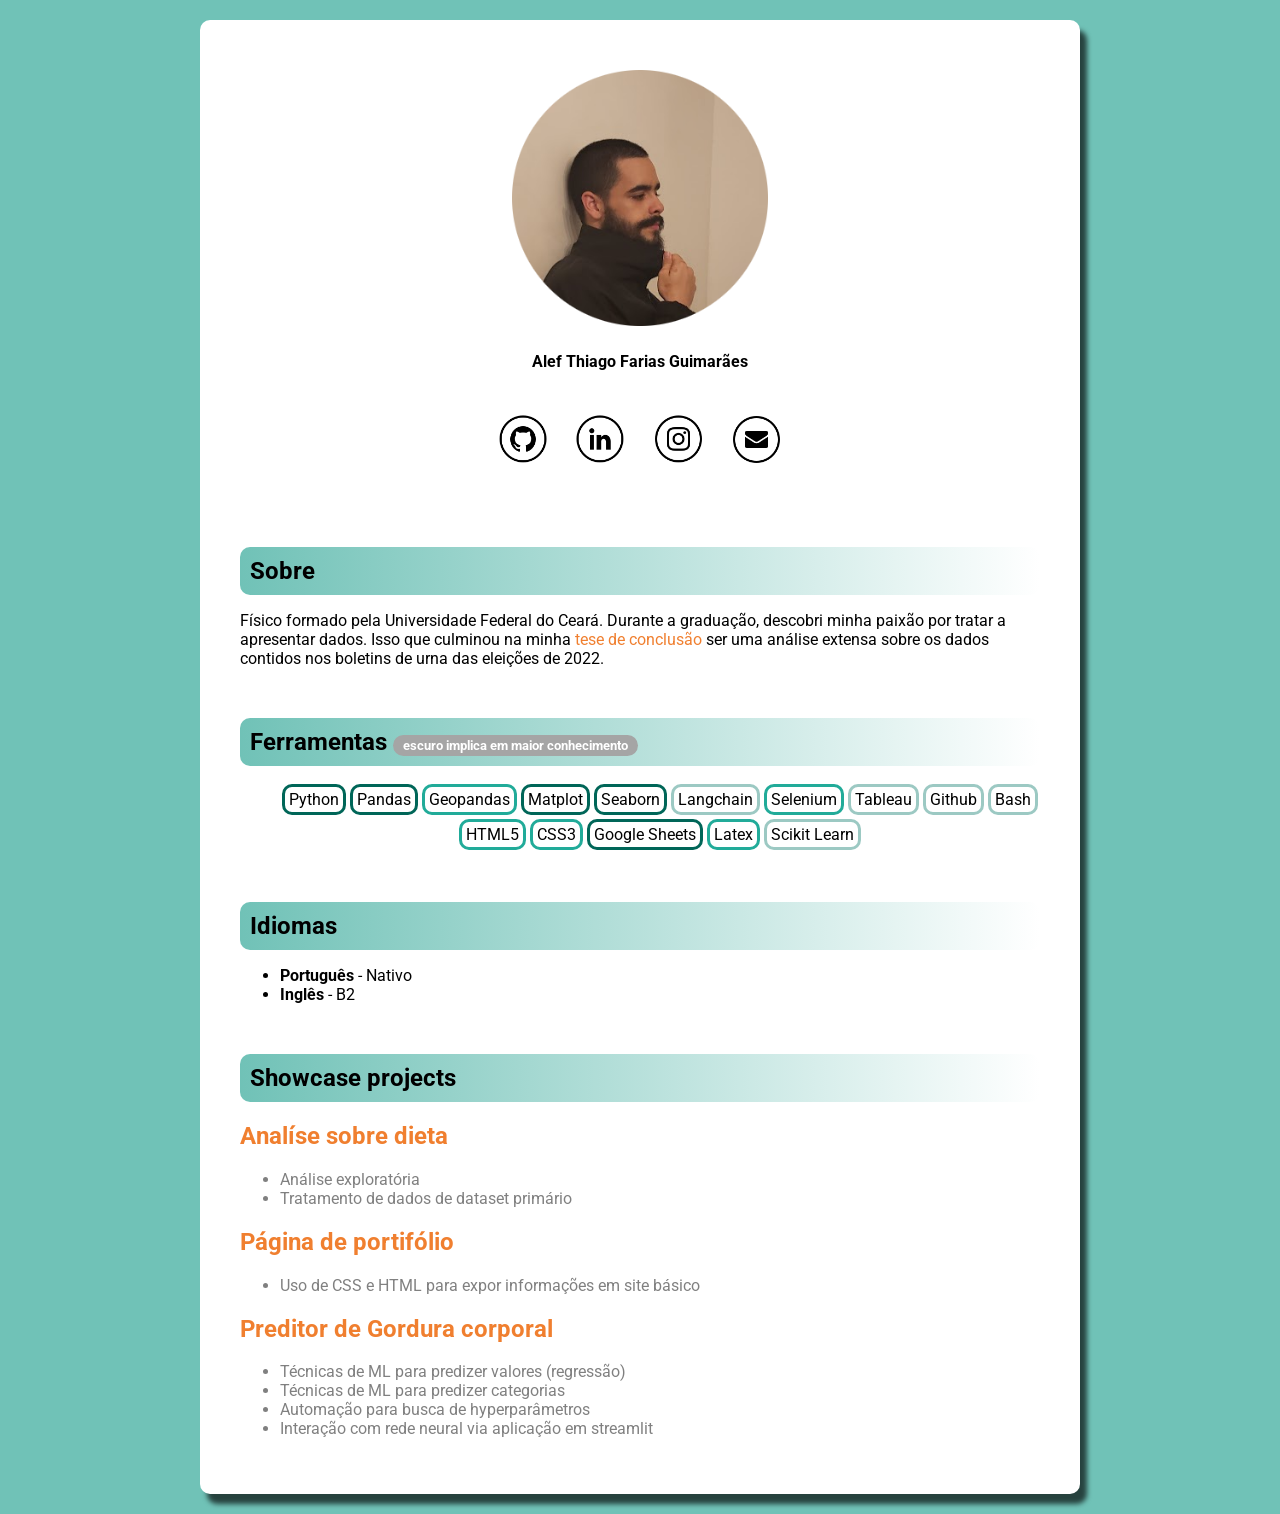
<file: Resume Site/index.html>
<!DOCTYPE html>
<html lang="pt-br">
<head>
    <meta charset="UTF-8">
    <meta name="viewport" content="width=device-width, initial-scale=1.0">
    <title>Alef</title>
    <link rel="stylesheet" href="style.css">
    <link rel="shortcut icon" href="icons/dinosaur.png" type="image/x-icon">
</head>
<body>
    <main>
        <header>
            <img class= "profile" src="icons/profile.png" alt="Profile picture">
            
            <p><strong>Alef Thiago Farias Guimarães</strong></p>

            <ul style="list-style-type:none">
                <li>
                    <a href="https://github.com/alef-tfg" target="_blank">
                        <img src="icons/icone-github.png" class="icon">
                    </a></li>
                <li>
                    <a href="https://www.linkedin.com/in/alef-thiago-farias-guimar%C3%A3es-61b5291b9/" target="_blank">
                        <img src="icons/icone-linkedin.png" class="icon">
                    </a></li>
                <li>
                    <a href="https://www.instagram.com/alef.tfg/"  target="_blank">
                        <img src="icons/icone-instagram.png" class="icon">
                        </a></li>
                <li>
                    <a href="https://mail.google.com/mail/?view=cm&fs=1&to=alef.tfg@gmail.com" target="_blank">
                        <img src="icons/icone-gmail.png" class="icon">
                    </a></li>
            </ul>
        </header>

        <article>
            <h1>Sobre</h1>
            <p>Físico formado pela Universidade Federal do Ceará. Durante a graduação, descobri minha paixão por tratar a apresentar dados. Isso que culminou na minha <a href="https://repositorio.ufc.br/handle/riufc/75324">tese de conclusão</a> ser uma análise extensa sobre os dados contidos nos boletins de urna das eleições de 2022.</p>
            
            <h1>Ferramentas <span class = 'nota'>escuro implica em maior conhecimento</span></h1>
            <ul class = 'ferramentas'>
                <li class = 'level3'>Python</li>
                <li class = 'level3'>Pandas</li>
                <li class = 'level2'>Geopandas</li>
                <li class = 'level3'>Matplot</li>
                <li class = 'level3'>Seaborn</li>
                <li class = 'level1'>Langchain</li>
                <li class = 'level2'>Selenium</li>
                <li class = 'level1'>Tableau</li>
                <li class = 'level1'>Github</li>
                <li class = 'level1'>Bash</li>
                <li class = 'level2'>HTML5</li>
                <li class = 'level2'>CSS3</li>
                <li class = 'level3'>Google Sheets</li>
                <li class = 'level2'>Latex</li>
                <li class = 'level1'>Scikit Learn</li>
            </ul>

            <h1>Idiomas</h1>
            <ul class="idiomas">
                <li><strong>Português</strong> - Nativo</li>
                <li><strong>Inglês</strong> - B2</li>
            </ul>
            
            <h1>Showcase projects</h1>
            <h2><a href="https://github.com/alef-tfg/Portifolio" target="_blank" class="repositorio">Analíse sobre dieta</a></h2>
            <ul class="showcase">
                <li>Análise exploratória</li>
                <li>Tratamento de dados de dataset primário</li>
            </ul>
            <p></p>
            <h2><a href="https://github.com/alef-tfg/Portifolio/tree/main/Resume%20Site" target="_blank" class="repositorio">Página de portifólio</a></h2>
            <ul class="showcase">
                <li>Uso de CSS e HTML para expor informações em site básico</li>
            </ul>
            <p></p>
            <h2><a href="https://github.com/alef-tfg/Portifolio/tree/main/BFpredictor" target="_blank" class="repositorio">Preditor de Gordura corporal</a></h2>
            <ul class="showcase">
                <li>Técnicas de ML para predizer valores (regressão)</li>
                <li>Técnicas de ML para predizer categorias</li>
                <li>Automação para busca de hyperparâmetros</li>
                <li>Interação com rede neural via aplicação em streamlit</li>
            </ul>
            <p></p>

        </article>
    </main>

    




</body>
</html>
</file>
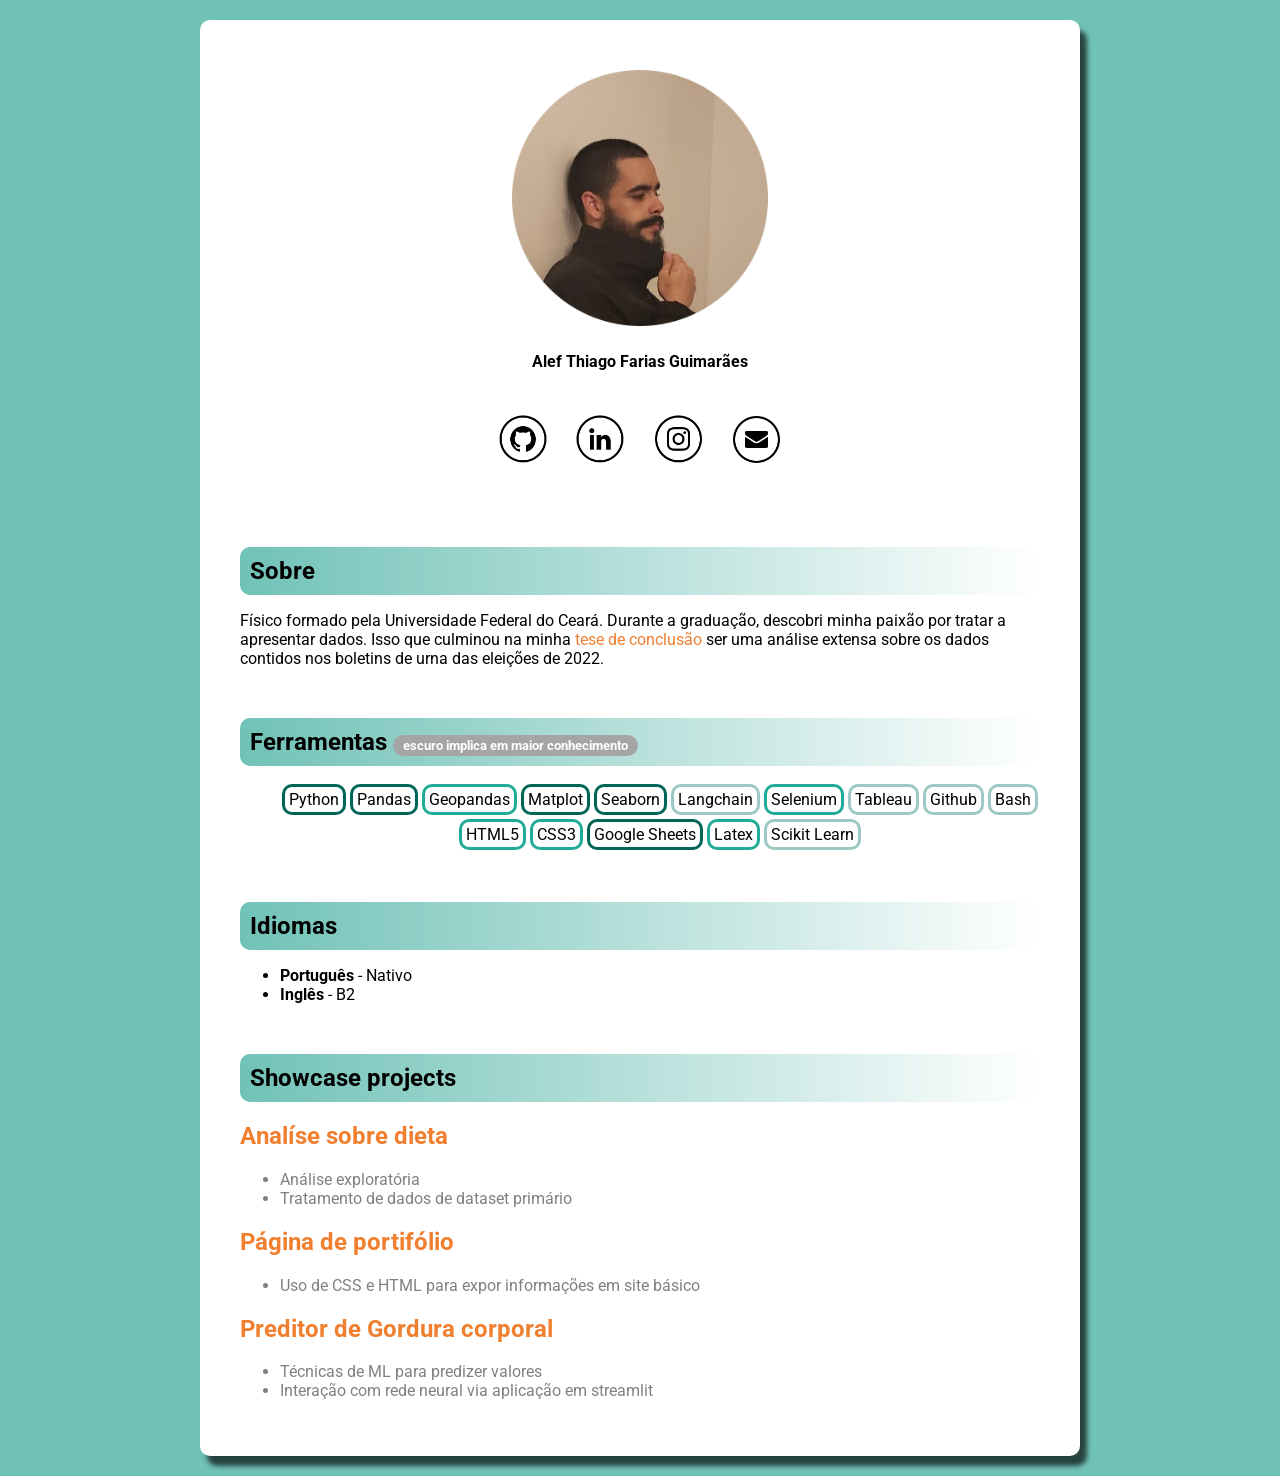
<file: Resume Site/Resume.html>
<!DOCTYPE html>
<html lang="pt-br">
<head>
    <meta charset="UTF-8">
    <meta name="viewport" content="width=device-width, initial-scale=1.0">
    <title>Alef</title>
    <link rel="stylesheet" href="style.css">
    <link rel="shortcut icon" href="icons/dinosaur.png" type="image/x-icon">
</head>
<body>
    <main>
        <header>
            <img class= "profile" src="icons/profile.png" alt="Profile picture">
            
            <p><strong>Alef Thiago Farias Guimarães</strong></p>

            <ul style="list-style-type:none">
                <li>
                    <a href="https://github.com/alef-tfg" target="_blank">
                        <img src="icons/icone-github.png" class="icon">
                    </a></li>
                <li>
                    <a href="https://www.linkedin.com/in/alef-thiago-farias-guimar%C3%A3es-61b5291b9/" target="_blank">
                        <img src="icons/icone-linkedin.png" class="icon">
                    </a></li>
                <li>
                    <a href="https://www.instagram.com/alef.tfg/"  target="_blank">
                        <img src="icons/icone-instagram.png" class="icon">
                        </a></li>
                <li>
                    <a href="https://mail.google.com/mail/?view=cm&fs=1&to=alef.tfg@gmail.com" target="_blank">
                        <img src="icons/icone-gmail.png" class="icon">
                    </a></li>
            </ul>
        </header>

        <article>
            <h1>Sobre</h1>
            <p>Físico formado pela Universidade Federal do Ceará. Durante a graduação, descobri minha paixão por tratar a apresentar dados. Isso que culminou na minha <a href="https://repositorio.ufc.br/handle/riufc/75324">tese de conclusão</a> ser uma análise extensa sobre os dados contidos nos boletins de urna das eleições de 2022.</p>
            
            <h1>Ferramentas <span class = 'nota'>escuro implica em maior conhecimento</span></h1>
            <ul class = 'ferramentas'>
                <li class = 'level3'>Python</li>
                <li class = 'level3'>Pandas</li>
                <li class = 'level2'>Geopandas</li>
                <li class = 'level3'>Matplot</li>
                <li class = 'level3'>Seaborn</li>
                <li class = 'level1'>Langchain</li>
                <li class = 'level2'>Selenium</li>
                <li class = 'level1'>Tableau</li>
                <li class = 'level1'>Github</li>
                <li class = 'level1'>Bash</li>
                <li class = 'level2'>HTML5</li>
                <li class = 'level2'>CSS3</li>
                <li class = 'level3'>Google Sheets</li>
                <li class = 'level2'>Latex</li>
                <li class = 'level1'>Scikit Learn</li>
            </ul>

            <h1>Idiomas</h1>
            <ul class="idiomas">
                <li><strong>Português</strong> - Nativo</li>
                <li><strong>Inglês</strong> - B2</li>
            </ul>
            
            <h1>Showcase projects</h1>
            <h2><a href="https://github.com/alef-tfg/Portifolio" target="_blank" class="repositorio">Analíse sobre dieta</a></h2>
            <ul class="showcase">
                <li>Análise exploratória</li>
                <li>Tratamento de dados de dataset primário</li>
            </ul>
            <p></p>
            <h2><a href="https://github.com/alef-tfg/Portifolio/tree/main/Resume%20Site" target="_blank" class="repositorio">Página de portifólio</a></h2>
            <ul class="showcase">
                <li>Uso de CSS e HTML para expor informações em site básico</li>
            </ul>
            <p></p>
            <h2><a href="https://github.com/alef-tfg/Portifolio/tree/main/BFpredictor" target="_blank" class="repositorio">Preditor de Gordura corporal</a></h2>
            <ul class="showcase">
                <li>Técnicas de ML para predizer valores</li>
                <li>Interação com rede neural via aplicação em streamlit</li>
            </ul>
            <p></p>

        </article>
    </main>

    




</body>
</html>
</file>
<file: Resume Site/style.css>
/* 
https://paletton.com/#uid=20q0u0kpKuafWFJl3x4tSpKvYkn
FFB580 FF9D57 F07F2F CD5D0E A24300
60C0B3 38A394 1D9786 098170 006658
*/

@charset "UTF-8";
@import url('https://fonts.googleapis.com/css2?family=Roboto:ital,wght@0,100;0,300;0,400;0,500;0,700;0,900;1,100;1,300;1,400;1,500;1,700;1,900&display=swap');

:root{
    --cor-1: hsl(172, 30%, 70%);
    --cor0: hsl(172, 40%, 60%); 
    --cor1: hsl(172, 49%, 50%); 
    --cor2: hsl(172, 68%, 40%); 
    --cor3: hsl(172, 87%, 30%);
    --cor4: hsl(172, 100%, 20%);
    --corDestaque: #F07F2F;
}

body {
    margin: 0px;
    background-color: var(--cor0);
    display: grid;
    place-items: center; 
    font-family: roboto;
}

main {
    background-color: white;
    min-width: 300px;
    max-width: 800px;
    display: grid;
    place-items: center; 
    margin: 20px auto;
    padding: 40px;
    border-radius: 10px;
    box-shadow: 7px 10px 5px rgba(0, 0, 0, 0.66);
}

header {
    display: grid;
    place-items: center; 
}

.profile {
    width: 256px;
    padding: 10px;
}

header > ul {
    padding: 0;
}

header > ul > li {
    display: inline;
}

a {
    text-decoration: none;
    color: var(--corDestaque);
}

.icon {
    width: 64px;
    padding: 5px;
}

article {
    justify-self: start;
}

h1 {
    margin: 50px 0px 10px 0px;
    padding: 10px;
    border-radius: 10px;
    background-image: linear-gradient(to right, var(--cor0), white);
}

.ferramentas {
    display: flex;
    justify-content: center;
    flex-wrap: wrap;
}

.ferramentas > li {
    border-radius: 10px;
    display: inline-block;
    border: 3px solid;
    padding: 3px 4px;
    margin: 2px;
}
li.level1 {
    border-color: var(--cor-1);
}
li.level2 {
    border-color: var(--cor2);
}
li.level3 {
    border-color: var(--cor4);
}
.nota {
    justify-self: end;
    color: white;
    display: inline-block;
    background-color: rgb(165, 165, 165);
    border-radius: 20px;
    padding: 3px 10px;
    font-size: small;
}

.idiomas > li{

}

.repositorio{
    text-decoration: none;
    color: var(--corDestaque);
}
.showcase {
    color: gray;
}
</file>
